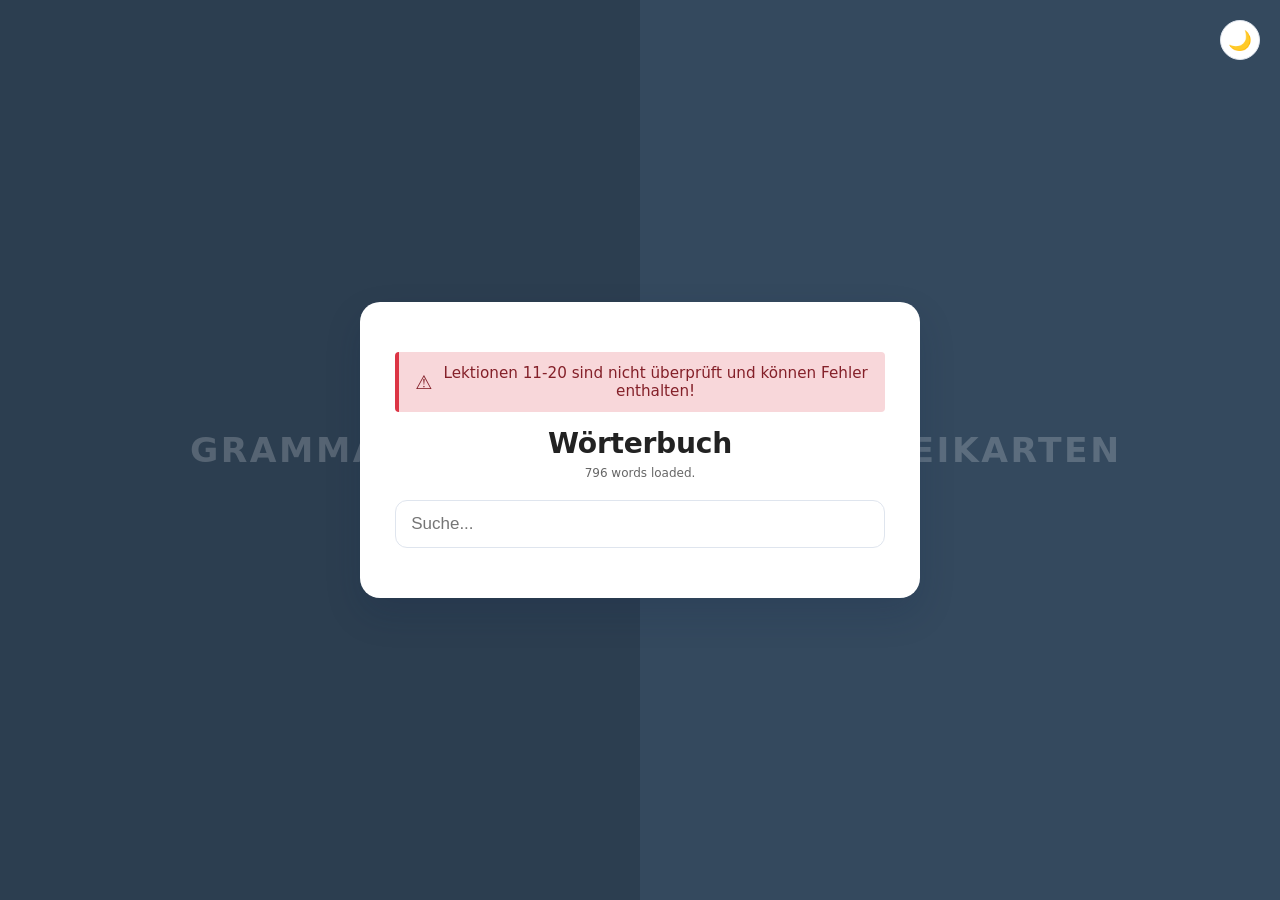
<file: index.html>
<!DOCTYPE html>
<html lang="de">
<head>
    <meta charset="UTF-8">
    <meta name="viewport" content="width=device-width, initial-scale=1.0, maximum-scale=1.0, user-scalable=no">
    <title>Latein Hub</title>
    <link rel="stylesheet" href="style.css">
    <script src="theme.js"></script>
</head>
<body>
    <button class="theme-toggle-btn" onclick="toggleTheme()" title="Theme wechseln">🌙</button>
    <div class="bg-layer">
        <div class="side grammar" onclick="alert('Grammatik folgt bald!')"><h2>Grammatik</h2></div>
        <div class="side cards" onclick="window.location.href='karteikarten.html'"><h2>Karteikarten</h2></div>
    </div>

    <div class="dict-wrapper">
        <div class="container">
            <div class="warning-banner">Lektionen 11-20 sind nicht überprüft und können Fehler enthalten!</div>
            <h1>Wörterbuch</h1>
            <div id="status">Wird geladen...</div>
            <input type="text" id="searchInput" placeholder="Suche..." autocomplete="off">
            <div id="result"></div>
        </div>
    </div>
    <script src="csv.js"></script>
    <script src="dictionary.js"></script>
</body>
</html>
</file>
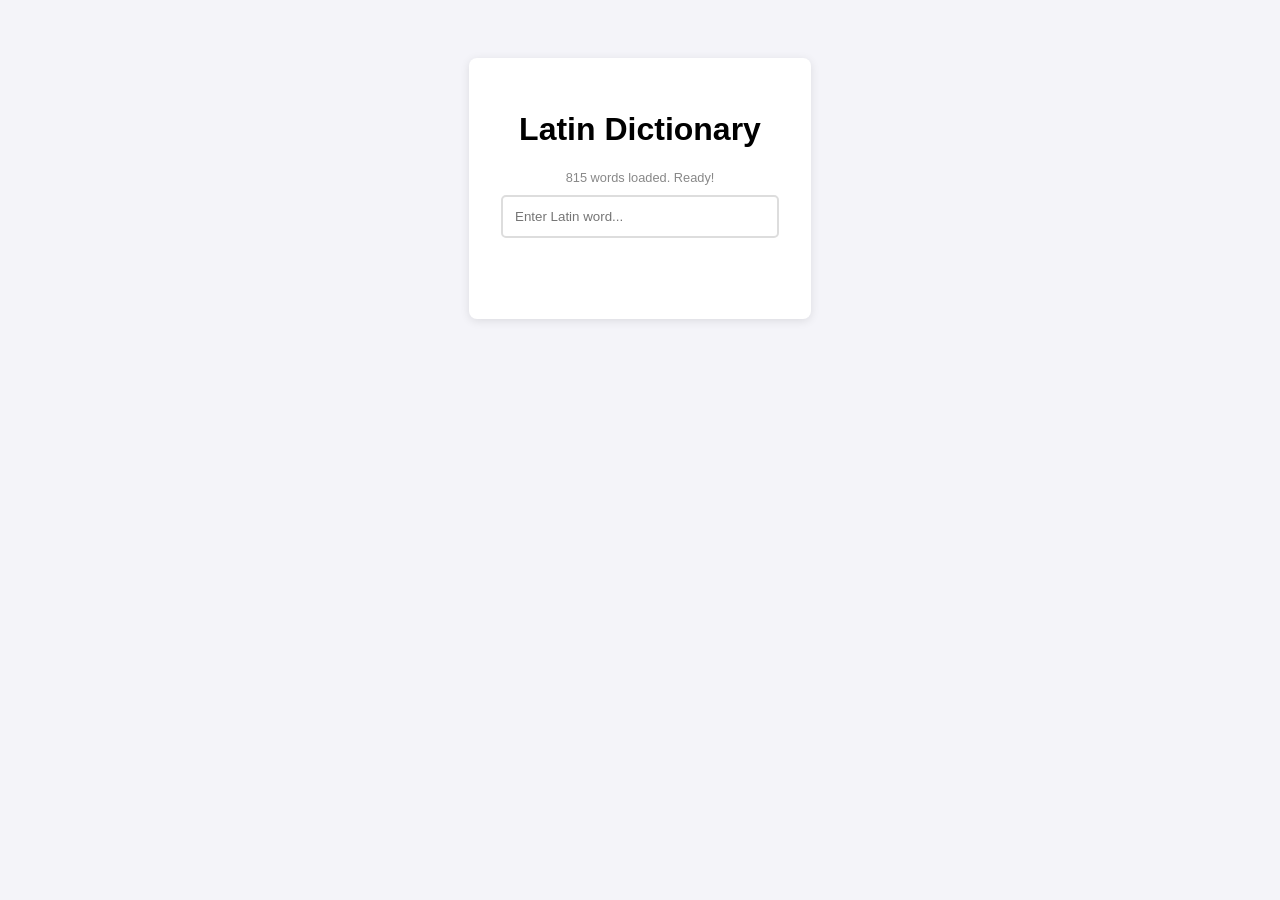
<file: index2.html>
<!DOCTYPE html>
<html lang="en">
<head>
    <meta charset="UTF-8">
    <meta name="viewport" content="width=device-width, initial-scale=1.0">
    <title>Latin Learning Hub</title>
    <style>
        body { font-family: sans-serif; text-align: center; padding-top: 50px; background-color: #f4f4f9; }
        .container { background: white; padding: 2rem; display: inline-block; border-radius: 8px; box-shadow: 0 2px 10px rgba(0,0,0,0.1); }
        input { padding: 12px; width: 250px; border: 2px solid #ddd; border-radius: 5px; }
        #result { margin-top: 20px; font-size: 1.2rem; min-height: 1.5em; }
        #status { font-size: 0.8rem; color: #888; margin-bottom: 10px; }
        .german-text { color: #2c3e50; font-weight: bold; }
    </style>
</head>
<body>

    <div class="container">
        <h1>Latin Dictionary</h1>
        <div id="status">Loading database...</div>
        
        <input type="text" id="searchInput" placeholder="Enter Latin word..." oninput="search()">
        <div id="result"></div>
    </div>

    <script>
        let dictionary = [];

        fetch('words.csv')
            .then(response => response.text())
            .then(data => {
                // 1. Remove hidden Byte Order Marks (BOM) and split by any newline format
                const cleanData = data.replace(/^\uFEFF/, ''); 
                const rows = cleanData.split(/\r?\n/).filter(row => row.trim() !== "");
                
                // 2. Map the data, trimming spaces from EVERY cell
                dictionary = rows.slice(1).map(row => {
                    const columns = row.split(';');
                    return { 
                        latin: columns[0] ? columns[0].trim().toLowerCase() : "", 
                        german: columns[1] ? columns[1].trim() : "" 
                    };
                }).filter(item => item.latin !== "");

                document.getElementById('status').innerText = `${dictionary.length} words loaded. Ready!`;
            })
            .catch(err => {
                document.getElementById('status').innerText = "Error: Could not load words.csv";
                console.error(err);
            });

        function search() {
            const query = document.getElementById('searchInput').value.toLowerCase().trim();
            const display = document.getElementById('result');
            
            if (query === "") {
                display.innerHTML = "";
                return;
            }

            // Using .find() but ensuring we compare trimmed strings
            const match = dictionary.find(item => item.latin === query);

            if (match) {
                display.innerHTML = `German: <span class="german-text">${match.german}</span>`;
            } else {
                display.innerHTML = `<span style="color:red;">Not found</span>`;
            }
        }
    </script>
</body>
</html>
</file>
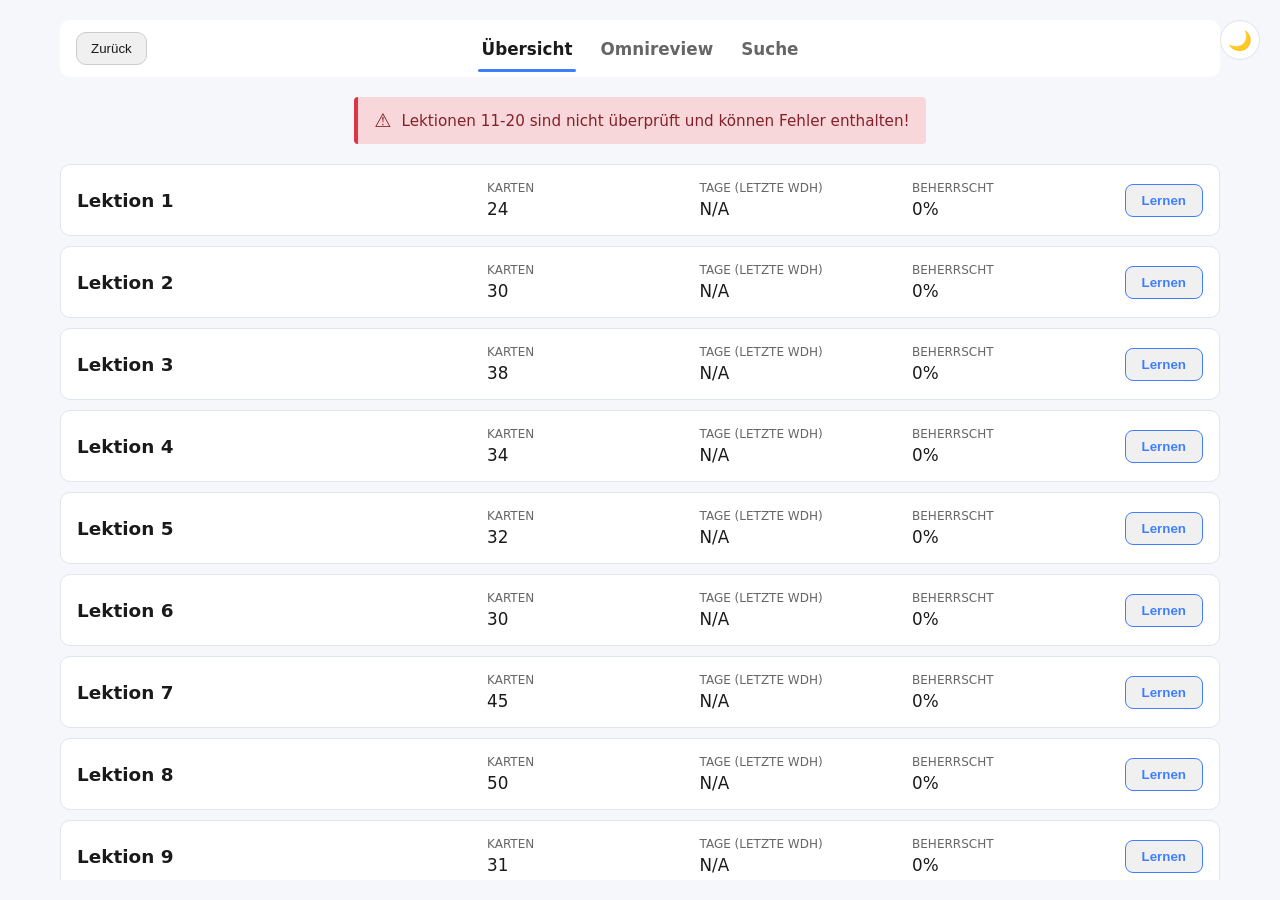
<file: karteikarten.html>
<!DOCTYPE html>
<html lang="de">
<head>
    <meta charset="UTF-8">
    <meta name="viewport" content="width=device-width, initial-scale=1.0, maximum-scale=1.0, user-scalable=no">
    <title>Lernen - Latin Hub</title>
    <link rel="stylesheet" href="style.css">
    <script src="theme.js"></script>
</head>
<body class="flashcard-mode">
    <button class="theme-toggle-btn" onclick="toggleTheme()" title="Theme wechseln">🌙</button>
    <div id="loading-overlay" class="loading-overlay">
        <div class="spinner"></div>
        <h2 style="margin-bottom: 10px; color: #fff;">Verbinde zum Server...</h2>
        <p style="font-size: 0.85rem; opacity: 0.8; max-width: 300px; line-height: 1.5;">Hinweis: Es kann bis zu 2 Minuten dauern, bis der Server aus dem Standby aufwacht.</p>
    </div>

    <div class="kk-shell">
        <header class="kk-top-nav">
            <div class="kk-nav-left" style="grid-area: left;">
                <button class="back-btn" onclick="handleBack()">Zurück</button>
            </div>
            
            <nav aria-label="Primary" id="main-tabs-container" style="grid-area: title; justify-self: center;">
                <ul class="tabs-nav" id="main-tabs">
                    <li class="active" onclick="switchTab('tab-overview', this)">Übersicht</li>
                    <li onclick="switchTab('tab-omni', this)">Omnireview</li>
                    <li onclick="switchTab('tab-search', this)">Suche</li>
                </ul>
            </nav>
            <h1 class="kk-nav-title hidden" id="nav-title" style="grid-area: title; justify-self: center;">Latein Lektionen</h1>
            
            <div style="grid-area: right; justify-self: end;"></div>
        </header>

        <div class="warning-banner" style="margin-top: 0; margin-bottom: 0;">Lektionen 11-20 sind nicht überprüft und können Fehler enthalten!</div>

        <div id="menu-view" class="kk-view">
            <!-- Tab 1: Overview -->
            <div id="tab-overview" class="tab-panel active-panel">
                <div class="deck-list" id="deck-list-container">
                    <!-- populated by JS -->
                </div>
            </div>

            <!-- Tab 2: Omnireview -->
            <div id="tab-omni" class="tab-panel">
                <div class="omni-controls">
                    <div style="display: flex; flex-direction: column; gap: 8px;">
                        <h2 style="color: #fff; font-size: 1.2rem;">Decks für Omnireview wählen</h2>
                        <button class="deck-action-btn" id="select-1-10-btn" onclick="selectDecks1to10()" style="align-self: flex-start;">Lektionen 1-10 auswählen</button>
                    </div>
                    <button class="omni-start-btn" id="omni-start-btn" onclick="startOmnireview()" disabled>Start (0)</button>
                </div>
                <div class="omni-grid" id="omni-deck-grid">
                    <!-- populated by JS -->
                </div>
            </div>

            <!-- Tab 3: Search -->
            <div id="tab-search" class="tab-panel">
                <input type="text" id="global-search-input" class="deck-search-pill" placeholder="Wörter suchen..." style="width: 100%; max-width: none; margin-bottom: 20px;">
                <div class="deck-card-list" id="global-search-results" style="flex-wrap: wrap;">
                    <!-- populated by JS -->
                </div>
            </div>
        </div>

        <div id="deck-overview-view" class="kk-view hidden">
            <section class="dashboard-grid">
                <article class="dashboard-card grade-card">
                    <p class="dashboard-label">Note</p>
                    <div id="grade-value" class="grade-value">0%</div>
                    <p class="muted-text" id="grade-caption">Beherrschte Karten</p>
                </article>
                <article class="dashboard-card bar-card">
                    <p class="dashboard-label">Lernstufen</p>
                    <div id="srs-bars" class="srs-bars"></div>
                </article>
            </section>

            <section class="gallery-shell">
                <div class="gallery-top-row">
                    <input id="deck-search-input" class="deck-search-pill" type="text" placeholder="In dieser Lektion suchen..." autocomplete="off">
                    <div class="gallery-counter" id="deck-card-count">0/0</div>
                </div>
                <div class="gallery-header">Karten</div>
                <div id="deck-card-list" class="deck-card-list"></div>
            </section>

            <button class="lernen-floating-btn" onclick="startLearningFromOverview()">> Wiederholung</button>
        </div>

        <div id="session-view" class="kk-view hidden">
            <div class="card-stack">
                <div class="progress-label" id="progress-label">0/0</div>
                <div class="card" id="flashcard" onclick="flipCard()">
                    <div class="card-face card-front">
                        <h2 id="wordFront">Lade...</h2>
                        <p style="color:#888; margin-top:15px; font-size: 0.8rem;">Klicken zum Umdrehen</p>
                    </div>
                    <div class="card-face card-back">
                        <h2 id="wordBack">...</h2>
                        <div id="merkhilfe-container" class="merkhilfe"></div>
                    </div>
                </div>
            </div>
            <div class="controls hidden" id="controls">
                <button class="btn-rate btn-again" onclick="rateCard(1)">Again</button>
                <button class="btn-rate btn-hard" onclick="rateCard(2)">Hard</button>
                <button class="btn-rate btn-good" onclick="rateCard(3)">Good</button>
                <button class="btn-rate btn-easy" onclick="rateCard(4)">Easy</button>
            </div>
        </div>
    </div>

    <script src="csv.js"></script>
    <script src="karteikarten.js"></script>
</body>
</html>
</file>
<file: style.css>
:root {
    --bg-page: #f5f7fb;
    --bg-surface: #ffffff;
    --bg-surface-elevated: #f0f0f0;
    --bg-input: #ffffff;
    --text-main: #1a1a1a;
    --text-muted: #666666;
    --text-heading: #222222;
    --text-input: #1a1a1a;
    --text-latin: #007bff;
    --border-color: #dfe5ee;
    --border-subtle: #f0f0f0;
    --border-strong: #cccccc;
    --accent-blue: #3f7fff;
    --accent-blue-hover: #2f69df;
    --color-neu: #3f7fff;
    --color-6: #d23636;
    --color-5: #f08f8f;
    --color-4: #cc6310;
    --color-3: #d8b22f;
    --color-2: #74cf8f;
    --color-1: #1f8f49;
    --srs-track-bg: #e0e0e0;
    --warning-bg: #f8d7da;
    --warning-text: #842029;
}

[data-theme="dark"] {
    --bg-page: #000000;
    --bg-surface: #1a1a1a;
    --bg-surface-elevated: #222222;
    --bg-input: #0f0f0f;
    --text-main: #ffffff;
    --text-muted: #888888;
    --text-heading: #ffffff;
    --text-input: #ffffff;
    --text-latin: #9ac1ff;
    --border-color: #272727;
    --border-subtle: #2d2d2d;
    --border-strong: #2f2f2f;
    --accent-blue: #3f7fff;
    --accent-blue-hover: #2f69df;
    --srs-track-bg: #111111;
    --warning-bg: rgba(220, 53, 69, 0.15);
    --warning-text: #ffb3b8;
}

.theme-toggle-btn {
    position: absolute;
    top: 20px;
    right: 20px;
    background: var(--bg-surface);
    border: 1px solid var(--border-color);
    color: var(--text-main);
    border-radius: 50%;
    width: 40px;
    height: 40px;
    font-size: 1.2rem;
    cursor: pointer;
    display: flex;
    align-items: center;
    justify-content: center;
    z-index: 100;
    transition: background 0.2s, border-color 0.2s;
}
.theme-toggle-btn:hover {
    background: var(--bg-surface-elevated);
}

/* --- UNIVERSAL & LAYOUT --- */
* { margin: 0; padding: 0; box-sizing: border-box; }
body, html { height: 100%; width: 100%; font-family: -apple-system, BlinkMacSystemFont, "Segoe UI", system-ui, sans-serif; overflow: hidden; background: var(--bg-page); color: var(--text-main); }

/* 50/50 Hub Background */
.bg-layer { position: fixed; top: 0; left: 0; width: 100vw; height: 100vh; display: grid; grid-template-columns: 1fr 1fr; z-index: 1; }
.side { display: flex; align-items: center; justify-content: center; cursor: pointer; transition: filter 0.2s ease; border: none; outline: none; }
.grammar { background-color: #2c3e50; }
.cards { background-color: #34495e; }
.side h2 { font-size: clamp(1.9rem, 2.7vw, 2.7rem); color: rgba(255, 255, 255, 0.2); text-transform: uppercase; letter-spacing: 2.5px; }
.side:hover { filter: brightness(1.2); }
.side:hover h2 { color: white; }

/* Dictionary (The Hovering Command Center) */
.dict-wrapper { position: fixed; top: 0; left: 0; width: 100%; height: 100%; display: flex; align-items: center; justify-content: center; z-index: 10; pointer-events: none; }
.container { 
    background: var(--bg-surface); padding: clamp(1.4rem, 3vw, 2.2rem); border-radius: 20px;
    box-shadow: 0 16px 36px rgba(11, 33, 66, 0.16); width: 92%; max-width: 560px;
    text-align: center; pointer-events: auto; 
}
h1 { margin-bottom: 6px; color: var(--text-heading); font-size: clamp(1.4rem, 2.2vw, 1.9rem); font-weight: 650; letter-spacing: -0.01em; }
#status { font-size: 0.75rem; color: var(--text-muted); margin-bottom: 20px; }
input { padding: 13px 15px; color: var(--text-input); background: var(--bg-input); width: 100%; border: 1px solid var(--border-color); border-radius: 12px; font-size: 17px; outline: none; transition: border-color 0.2s ease, box-shadow 0.2s ease; }
input:focus { border-color: var(--accent-blue); box-shadow: 0 0 0 4px rgba(0,123,255,0.1); }

/* Dictionary Results (RESTORED) */
#result { max-height: 250px; overflow-y: auto; margin-top: 15px; text-align: left; }
.result-item { padding: 12px; border-bottom: 1px solid #f9f9f9; display: block; line-height: 1.4; }
.latin-display { color: var(--text-latin) !important; font-weight: bold !important; font-size: 1.1rem; }
.german-text { color: var(--text-main) !important; font-weight: normal; margin-left: 5px; }
.match-score { float: right; font-size: 0.7rem; color: var(--text-muted); }

/* --- FLASHCARD MODE --- */
.flashcard-mode {
    background-color: var(--bg-page);
    color: var(--text-main);
    display: flex;
    justify-content: center;
    height: 100vh;
    overflow: hidden;
    font-family: Inter, Roboto, -apple-system, BlinkMacSystemFont, "Segoe UI", system-ui, sans-serif;
}

.kk-shell {
    width: min(1200px, 100vw);
    height: 100vh;
    padding: 20px;
    display: flex;
    flex-direction: column;
    gap: 20px;
}

.kk-top-nav {
    display: grid;
    grid-template-columns: 1fr auto 1fr;
    grid-template-areas: "left title right";
    align-items: center;
    background: var(--bg-surface);
    border-radius: 10px;
    padding: 12px 16px;
}

.kk-nav-left { justify-self: start; }
.kk-nav-title {
    color: var(--text-main);
    font-size: 1.15rem;
    font-weight: 600;
    text-align: center;
    margin: 0;
}
.kk-menu-btn {
    justify-self: end;
    border: 1px solid var(--border-strong);
    background: var(--bg-surface-elevated);
    color: var(--text-main);
    padding: 8px 12px;
    border-radius: 10px;
    cursor: pointer;
}
.back-btn {
    border: 1px solid var(--border-strong);
    background: var(--bg-surface-elevated);
    color: var(--text-main);
    border-radius: 10px;
    padding: 8px 14px;
    cursor: pointer;
}

.kk-view {
    min-height: 0;
    flex: 1;
}

#menu-view {
    display: grid;
    grid-template-columns: 1fr;
    gap: 20px;
    overflow-y: auto;
}

.deck-overview,
.dashboard-card,
.chapter-btn,
.deck-gallery-card,
.card-face,
.merkhilfe {
    background: var(--bg-surface);
    border: 1px solid var(--border-color);
    border-radius: 10px;
}

.deck-overview {
    padding: 20px;
}
.deck-overview h2 { margin: 0 0 12px; font-size: 1rem; }
.overview-grid {
    display: grid;
    grid-template-columns: repeat(4, minmax(0, 1fr));
    gap: 10px;
}
.overview-item {
    border: 1px solid var(--border-subtle);
    border-radius: 10px;
    padding: 10px;
}
.overview-item span { display: block; color: var(--text-muted); font-size: 0.75rem; }
.overview-item strong { font-size: 1.1rem; color: var(--text-main); }
.overview-new { border-color: var(--accent-blue); }
.overview-due { border-color: var(--color-6); }
.overview-mature { border-color: var(--color-1); }

.chapter-list {
    display: grid;
    gap: 10px;
    padding-bottom: 10px;
}
.chapter-btn {
    display: flex;
    justify-content: space-between;
    align-items: center;
    padding: 16px 18px;
    color: var(--text-main);
    cursor: pointer;
}
.chapter-btn:hover { border-color: var(--accent-blue); }
.omnireview-btn {
    border-color: var(--accent-blue);
    background: var(--bg-surface-elevated);
}
.chapter-meta { color: var(--text-muted); font-size: 0.82rem; }

#deck-overview-view {
    display: flex;
    flex-direction: column;
    gap: 20px;
    overflow: hidden;
    position: relative;
}

.dashboard-grid {
    display: grid;
    grid-template-columns: minmax(210px, 280px) 1fr;
    gap: 12px;
}

.dashboard-card {
    padding: 14px;
}
.dashboard-label {
    color: var(--text-muted);
    font-size: 0.78rem;
    text-transform: uppercase;
    letter-spacing: 0.04em;
    margin-bottom: 10px;
}
.muted-text { color: var(--text-muted); font-size: 0.82rem; }
.grade-value {
    font-size: 2rem;
    font-weight: 700;
    margin-bottom: 6px;
}

.srs-bars {
    display: flex;
    flex-direction: column;
    gap: 12px;
    width: 100%;
}
.srs-bar-item {
    display: grid;
    grid-template-columns: 28px 1fr 34px;
    align-items: center;
    gap: 10px;
    width: 100%;
}
.srs-bar-value,
.srs-bar-label {
    font-size: 0.86rem;
    color: #b6b6b6;
    font-weight: 600;
}
.srs-bar-label {
    text-align: left;
}
.srs-bar-value {
    text-align: right;
}
.srs-bar-track {
    width: 100%;
    height: 22px;
    border-radius: 999px;
    background: var(--srs-track-bg);
    border: 1px solid var(--border-strong);
    overflow: hidden;
}
.srs-bar {
    height: 100%;
    min-width: 0;
    border-radius: 999px;
    border: none;
}
.srs-bar.deck-level-neu { background: var(--accent-blue); }
.srs-bar.deck-level-6 { background: #d23636; }
.srs-bar.deck-level-5 { background: #f08f8f; }
.srs-bar.deck-level-4 { background: #cc6310; }
.srs-bar.deck-level-3 { background: #d8b22f; }
.srs-bar.deck-level-2 { background: #74cf8f; }
.srs-bar.deck-level-1 { background: #1f8f49; }

.gallery-shell {
    background: var(--bg-surface);
    border: 1px solid var(--border-color);
    border-radius: 10px;
    padding: 16px;
    display: flex;
    flex-direction: column;
    gap: 12px;
    min-height: 0;
}
.gallery-top-row {
    display: flex;
    justify-content: space-between;
    align-items: center;
    gap: 12px;
}
.deck-search-pill {
    max-width: 420px;
    border-radius: 999px;
    border: 1px solid var(--border-subtle);
    background: var(--bg-input);
    color: var(--text-main);
}
.deck-search-pill:focus {
    border-color: var(--accent-blue);
    box-shadow: 0 0 0 3px rgba(63, 127, 255, 0.2);
}
.gallery-counter {
    color: var(--text-muted);
    font-size: 0.9rem;
}
.gallery-header {
    color: var(--text-main);
    font-size: 0.95rem;
    font-weight: 600;
}

.deck-card-list {
    display: flex;
    gap: 12px;
    overflow-x: auto;
    overflow-y: hidden;
    padding-bottom: 8px;
    min-height: 154px;
}
.deck-gallery-card {
    min-width: 210px;
    height: 140px;
    padding: 14px 12px;
    position: relative;
    display: flex;
    align-items: center;
    justify-content: center;
    border-top-width: 3px;
}
.deck-gallery-latin {
    text-align: center;
    color: var(--text-main);
    font-size: 1.18rem;
    font-weight: 560;
}
.deck-level-tag {
    position: absolute;
    top: 10px;
    right: 12px;
    font-weight: 700;
    font-size: 0.95rem;
}
.deck-card-empty {
    min-width: 260px;
    padding: 30px 14px;
    border-radius: 10px;
    background: var(--bg-surface-elevated);
    border: 1px dashed var(--border-strong);
    color: var(--text-muted);
}

.deck-level-neu { border-top-color: var(--color-neu); color: var(--accent-blue); }
.deck-level-6 { border-top-color: var(--color-6); color: var(--color-6); }
.deck-level-5 { border-top-color: var(--color-5); color: var(--color-5); }
.deck-level-4 { border-top-color: var(--color-4); color: var(--color-4); }
.deck-level-3 { border-top-color: var(--color-3); color: var(--color-3); }
.deck-level-2 { border-top-color: var(--color-2); color: var(--color-2); }
.deck-level-1 { border-top-color: var(--color-1); color: var(--color-1); }

.lernen-floating-btn {
    position: fixed;
    right: 30px;
    bottom: 24px;
    border: none;
    background: var(--accent-blue);
    color: var(--text-main);
    border-radius: 999px;
    padding: 13px 22px;
    font-weight: 650;
    font-size: 0.96rem;
    box-shadow: 0 10px 20px rgba(20, 38, 84, 0.45);
    cursor: pointer;
}
.lernen-floating-btn:hover { background: #2f69df; }

/* Session styles */
.card-stack { width: min(92vw, 760px); margin: 0 auto; }
.progress-label {
    text-align: right;
    margin: 0 4px 10px;
    color: var(--text-muted);
    font-size: 0.85rem;
}
.card { width: 100%; cursor: pointer; }
.card-face {
    width: 100%;
    min-height: clamp(260px, 46vh, 430px);
    max-height: 70vh;
    overflow-y: auto;
    display: none;
    flex-direction: column;
    align-items: center;
    justify-content: center;
    gap: 14px;
    padding: clamp(22px, 5vw, 44px);
    text-align: center;
}
.card:not(.is-flipped) .card-front { display: flex; }
.card.is-flipped .card-back { display: flex; }
.card-front h2, .card-back h2 {
    font-size: clamp(1.75rem, 5vw, 3.1rem);
    line-height: 1.14;
    overflow-wrap: anywhere;
    hyphens: auto;
}
.card-front h2 { color: var(--text-main); font-weight: 670; letter-spacing: -0.01em; }
.card-back h2 { color: var(--text-latin); margin-bottom: 2px; font-weight: 700; }
.card-status-new .card-front,
.card-status-new .card-back { border-color: var(--accent-blue); }
.card-status-due .card-front,
.card-status-due .card-back { border-color: var(--color-6); }
.card-status-mature .card-front,
.card-status-mature .card-back { border-color: var(--color-1); }

/* Merkhilfe (Mnemonic) */
.merkhilfe { 
    background: var(--bg-surface-elevated);
    color: var(--text-main);
    padding: 13px 18px;
    font-size: 0.98rem;
    line-height: 1.5;
    border-left: 3px solid var(--accent-blue);
    max-width: min(100%, 620px);
    overflow-wrap: anywhere; hyphens: auto;
}

.controls {
    margin: 26px auto 8px auto;
    display: grid;
    grid-template-columns: repeat(4, minmax(0, 1fr));
    gap: 8px;
    width: min(92vw, 760px);
}
.btn-rate {
    padding: 14px 10px;
    border-radius: 12px;
    border: none;
    color: white;
    font-weight: 650;
    font-size: 0.95rem;
    cursor: pointer;
}
.btn-again { background: #d53a3a; }
.btn-hard { background: #cc6310; }
.btn-good { background: #2f7ad9; }
.btn-easy { background: #2e9e58; }
.hidden { display: none !important; }

@media (max-width: 1000px) {
    .dashboard-grid {
        grid-template-columns: 1fr;
    }
}

@media (max-width: 700px) {

    /* Mobile smartphone viewport adjustments */
    .bg-layer {
        grid-template-columns: 1fr;
        grid-template-rows: 1fr 1fr;
    }
    .deck-card-list {
        -webkit-overflow-scrolling: touch;
    }
    .tabs-nav li {
        padding: 12px 8px;
    }
    .back-btn, .kk-menu-btn, .omni-start-btn {
        min-height: 44px;
    }
    .btn-rate {
        min-height: 52px;
    }
    .container {
        width: 95%;
        padding: 1.2rem;
    }
    .theme-toggle-btn {
        top: 15px;
        right: 15px;
        width: 44px;
        height: 44px;
    }

    .kk-shell {
        padding: 12px;
        gap: 12px;
    }
    .kk-top-nav {
        grid-template-columns: 1fr auto;
        grid-template-areas:
            "left right"
            "title title";
        row-gap: 8px;
    }
    .kk-nav-left { grid-area: left; }
    .kk-menu-btn { grid-area: right; }
    .kk-nav-title { grid-area: title; }
    .dashboard-grid {
        grid-template-columns: 1fr;
    }
    .gallery-top-row {
        flex-direction: column;
        align-items: stretch;
    }
    .deck-search-pill {
        max-width: none;
        width: 100%;
    }
    .deck-gallery-card {
        min-width: 180px;
        height: 125px;
    }
    .card-face { min-height: clamp(230px, 44vh, 360px); max-height: 68vh; }
    .overview-grid { grid-template-columns: repeat(2, minmax(0, 1fr)); }
    .controls { grid-template-columns: repeat(2, minmax(0, 1fr)); }
    .lernen-floating-btn {
        right: 14px;
        bottom: 14px;
    }
}

/* Tabs Navigation */
.tabs-nav {
  display: flex;
  gap: 20px;
  list-style: none;
  position: relative;
  align-items: center;
  margin: 0;
  padding: 0;
}
.tabs-nav::before {
  content: '';
  position: absolute;
  position-anchor: --active-tab;
  inset-block-start: calc(anchor(bottom) + 0.3rem);
  inset-inline-start: anchor(left);
  inset-inline-end: anchor(right);
  block-size: 3px;
  background: var(--accent-blue);
  border-radius: 3px;
}
@media (prefers-reduced-motion: no-preference) {
  .tabs-nav::before {
    transition: inset 0.15s ease-out;
  }
}
.tabs-nav li {
  cursor: pointer;
  padding: 6px 4px;
  color: var(--text-muted);
  font-weight: 600;
  transition: color 0.15s;
  font-size: 1.05rem;
}
.tabs-nav li:hover {
  color: var(--text-muted);
}
.tabs-nav li.active {
  anchor-name: --active-tab;
  color: var(--text-main);
}
@supports not (position-anchor: auto) {
  .tabs-nav::before { display: none; }
  .tabs-nav li.active {
    border-bottom: 3px solid #3f7fff;
  }
}

/* Tab Content */
.tab-panel {
    display: none;
    animation: fadeIn 0.2s ease-in-out;
}
.tab-panel.active-panel {
    display: block;
}
@keyframes fadeIn {
    from { opacity: 0; transform: translateY(5px); }
    to { opacity: 1; transform: translateY(0); }
}

/* Deck Overview List */
.deck-list {
    display: flex;
    flex-direction: column;
    gap: 10px;
}
.deck-list-item {
    background: var(--bg-surface);
    border: 1px solid var(--border-color);
    border-radius: 10px;
    padding: 16px;
    display: grid;
    grid-template-columns: 2fr 1fr 1fr 1fr auto;
    align-items: center;
    gap: 15px;
    transition: border-color 0.15s;
}
.deck-list-item:hover {
    border-color: var(--accent-blue);
}
.deck-name {
    font-size: 1.15rem;
    font-weight: 600;
    color: var(--text-main);
}
.deck-stat {
    display: flex;
    flex-direction: column;
    gap: 4px;
}
.deck-stat-label {
    font-size: 0.75rem;
    color: var(--text-muted);
    text-transform: uppercase;
}
.deck-stat-val {
    font-size: 1.05rem;
    color: var(--text-main);
    font-weight: 500;
}
.deck-action-btn {
    background: var(--bg-surface-elevated);
    color: var(--accent-blue);
    border: 1px solid #3f7fff;
    border-radius: 8px;
    padding: 8px 16px;
    cursor: pointer;
    font-weight: 600;
    transition: all 0.15s;
}
.deck-action-btn:hover {
    background: var(--accent-blue);
    color: var(--text-main);
}

/* Omnireview Panel */
.omni-controls {
    display: flex;
    justify-content: space-between;
    align-items: center;
    margin-bottom: 20px;
}
.omni-start-btn {
    background: var(--accent-blue);
    color: var(--text-main);
    border: none;
    padding: 12px 24px;
    border-radius: 10px;
    font-size: 1.05rem;
    font-weight: 650;
    cursor: pointer;
    transition: background 0.15s;
}
.omni-start-btn:hover {
    background: #2f69df;
}
.omni-start-btn:disabled {
    background: var(--bg-surface-elevated);
    color: var(--text-muted);
    cursor: not-allowed;
}
.omni-grid {
    display: grid;
    grid-template-columns: repeat(auto-fill, minmax(200px, 1fr));
    gap: 12px;
}
.checkbox-item {
    display: flex;
    align-items: center;
    gap: 12px;
    padding: 12px 16px;
    background: var(--bg-surface);
    border: 1px solid var(--border-color);
    border-radius: 8px;
    cursor: pointer;
    user-select: none;
    color: var(--text-main);
    font-weight: 500;
}
.checkbox-item:hover {
    background: var(--bg-surface-elevated);
}
.checkbox-item input[type="checkbox"] {
    width: 18px;
    height: 18px;
    accent-color: var(--accent-blue);
    cursor: pointer;
}

@media (max-width: 700px) {
    .deck-list-item {
        grid-template-columns: 1fr 1fr;
        grid-template-areas: 
            "name name"
            "stat1 stat2"
            "stat3 btn";
        gap: 10px;
    }
    .deck-name { grid-area: name; }
    .deck-stat:nth-child(2) { grid-area: stat1; }
    .deck-stat:nth-child(3) { grid-area: stat2; }
    .deck-stat:nth-child(4) { grid-area: stat3; }
    .deck-action-btn { grid-area: btn; align-self: center; justify-self: end; }
    
    .tabs-nav {
        gap: 12px;
    }
    .tabs-nav li {
        font-size: 0.95rem;
    }
}

/* --- WARNING BANNER --- */
.warning-banner {
    background: var(--warning-bg);
    border-left: 4px solid #dc3545;
    color: var(--warning-text);
    padding: 12px 16px;
    margin: 15px auto;
    border-radius: 4px;
    font-size: 0.95rem;
    display: flex;
    align-items: center;
    gap: 10px;
    max-width: 600px;
    box-sizing: border-box;
}
.warning-banner::before {
    content: "⚠️";
    font-size: 1.2rem;
}

/* --- LOADING OVERLAY --- */
.loading-overlay {
    position: fixed;
    top: 0; left: 0; width: 100%; height: 100%;
    background: var(--bg-overlay);
    display: flex;
    flex-direction: column;
    align-items: center;
    justify-content: center;
    z-index: 9999;
    color: var(--text-main);
    text-align: center;
    padding: 20px;
    box-sizing: border-box;
}
.loading-overlay.hidden {
    display: none;
}
.spinner {
    width: 50px;
    height: 50px;
    border: 5px solid rgba(255,255,255,0.1);
    border-top-color: #2b7bc2;
    border-radius: 50%;
    animation: spin 1s linear infinite;
    margin-bottom: 20px;
}
@keyframes spin {
    to { transform: rotate(360deg); }
}
</file>
